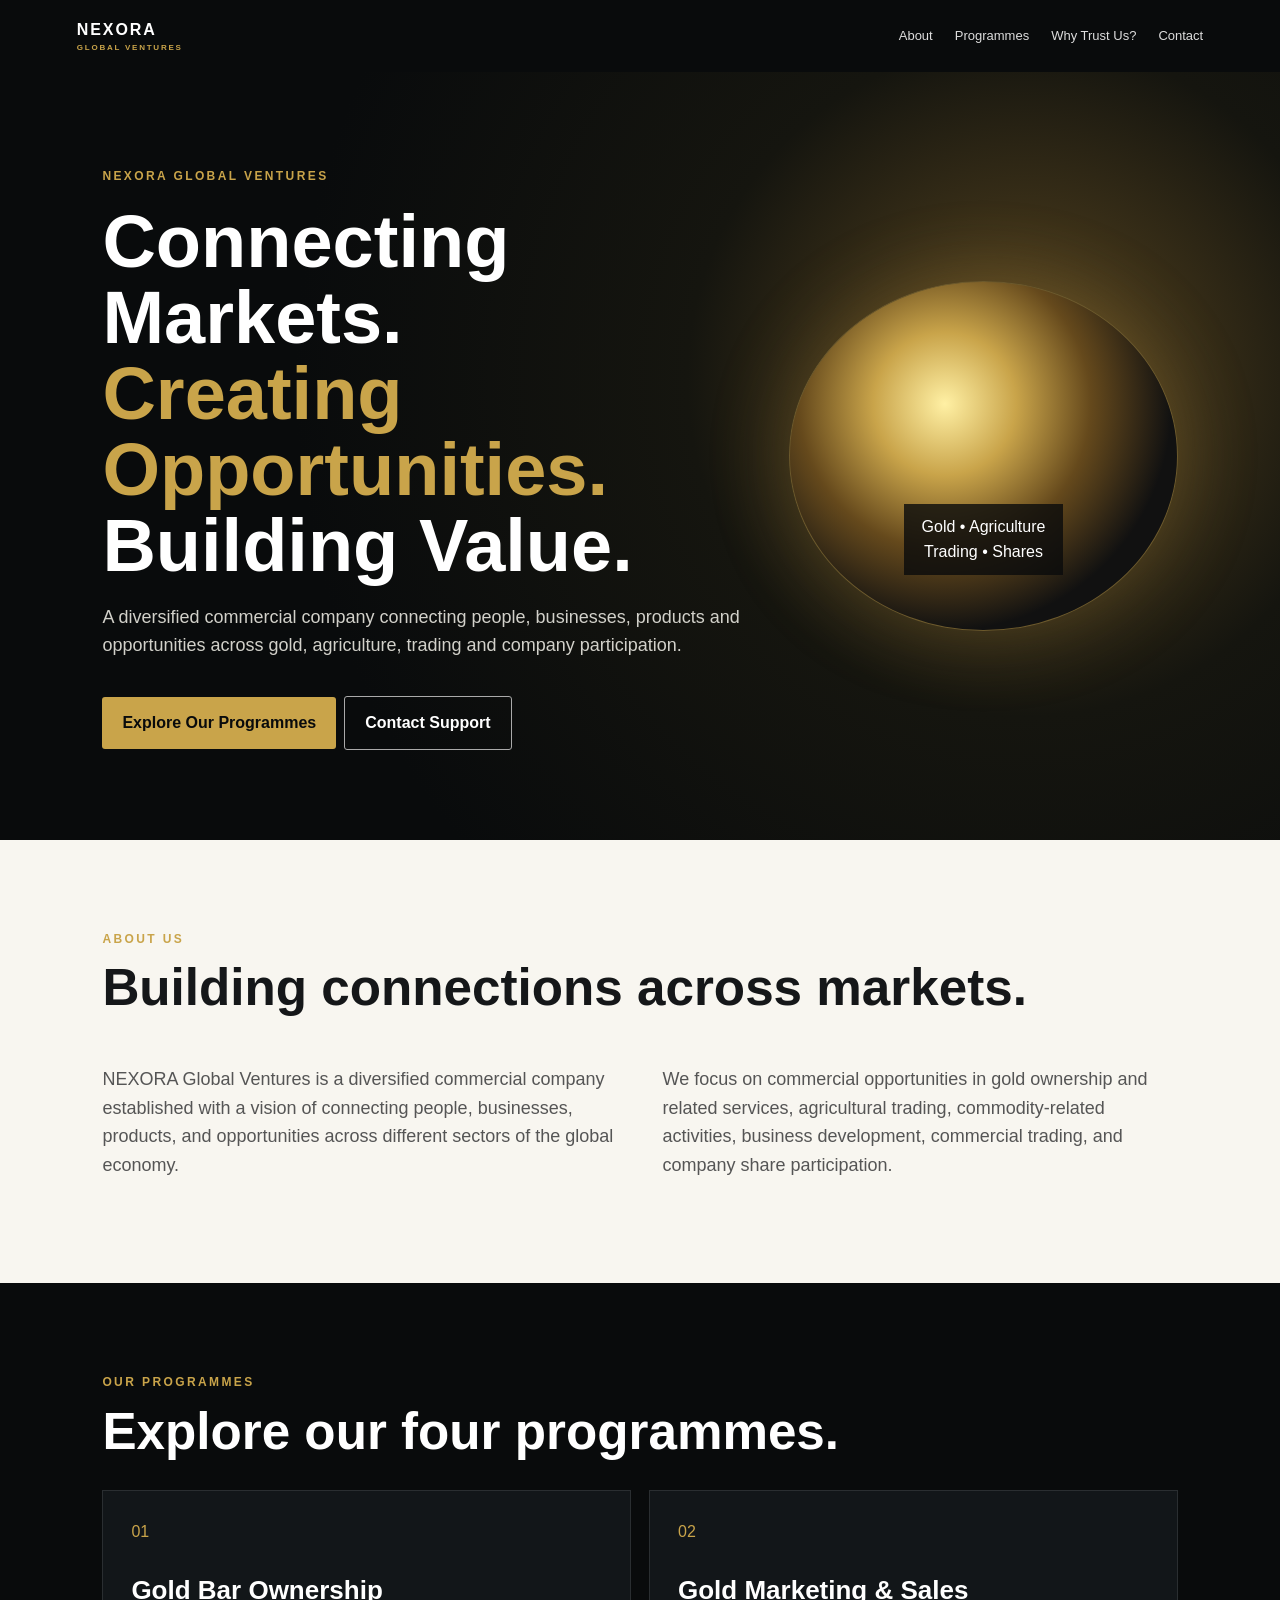
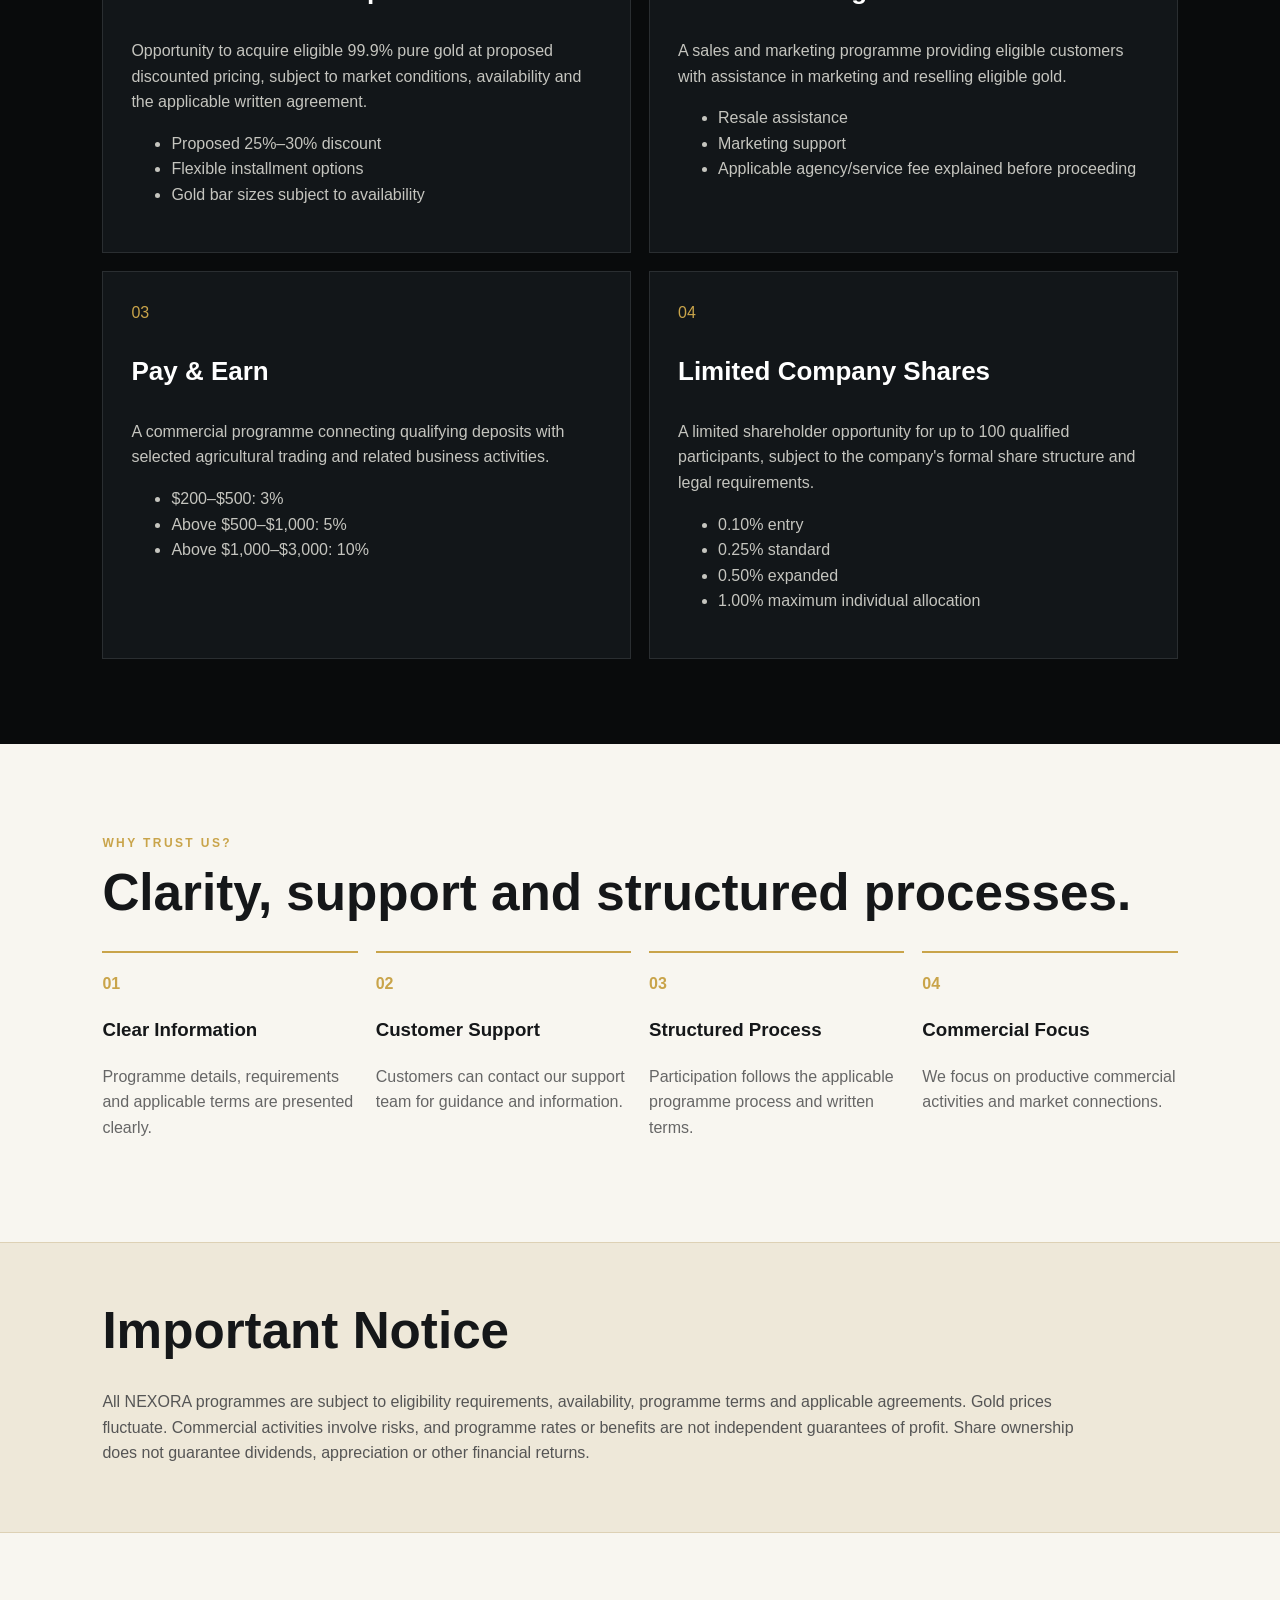
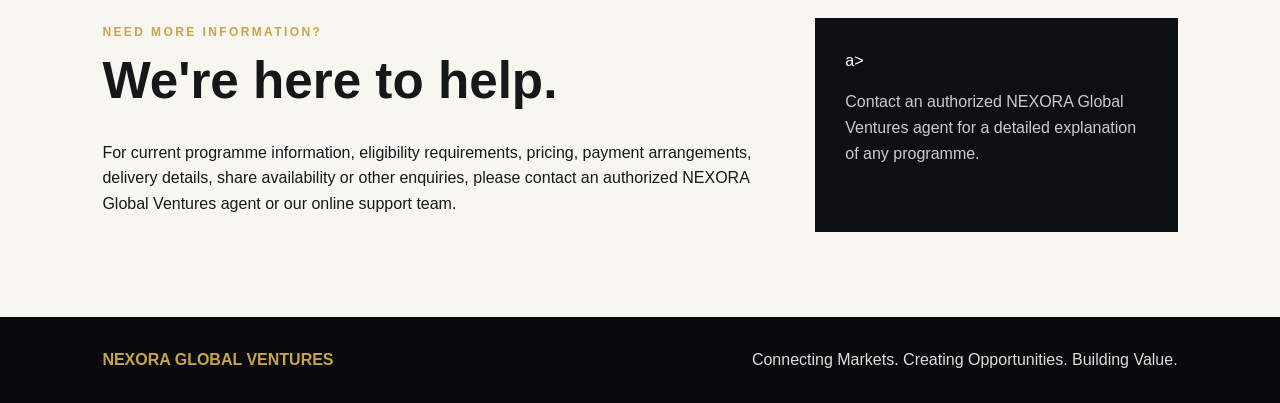
<file: index.html>
<!doctype html><html><head><meta charset="utf-8"><meta name="viewport" content="width=device-width,initial-scale=1"><title>NEXORA Global Ventures</title><link rel="stylesheet" href="styles.css"></head><body>
<header><b>NEXORA <small>GLOBAL VENTURES</small></b><nav><a href="#about">About</a><a href="#programmes">Programmes</a><a href="#trust">Why Trust Us?</a><a href="#contact">Contact</a></nav> </header>
<section class="hero"><div><label>NEXORA GLOBAL VENTURES</label><h1>Connecting Markets.<br><em>Creating Opportunities.</em><br>Building Value.</h1><p>A diversified commercial company connecting people, businesses, products and opportunities across gold, agriculture, trading and company participation.</p><a class="btn" href="#programmes">Explore Our Programmes</a><a class="btn dark" href="#contact">Contact Support</a></div><div class="orb"><span>Gold • Agriculture<br>Trading • Shares</span></div></section>
<section id="about"><label>ABOUT US</label><h2>Building connections across markets.</h2><div class="cols"><p>NEXORA Global Ventures is a diversified commercial company established with a vision of connecting people, businesses, products, and opportunities across different sectors of the global economy.</p><p>We focus on commercial opportunities in gold ownership and related services, agricultural trading, commodity-related activities, business development, commercial trading, and company share participation.</p></div></section>
<section id="programmes" class="darksec"><label>OUR PROGRAMMES</label><h2>Explore our four programmes.</h2><div class="cards">
<article><i>01</i><h3>Gold Bar Ownership</h3><p>Opportunity to acquire eligible 99.9% pure gold at proposed discounted pricing, subject to market conditions, availability and the applicable written agreement.</p><ul><li>Proposed 25%–30% discount</li><li>Flexible installment options</li><li>Gold bar sizes subject to availability</li></ul></article>
<article><i>02</i><h3>Gold Marketing &amp; Sales</h3><p>A sales and marketing programme providing eligible customers with assistance in marketing and reselling eligible gold.</p><ul><li>Resale assistance</li><li>Marketing support</li><li>Applicable agency/service fee explained before proceeding</li></ul></article>
<article><i>03</i><h3>Pay &amp; Earn</h3><p>A commercial programme connecting qualifying deposits with selected agricultural trading and related business activities.</p><ul><li>$200–$500: 3%</li><li>Above $500–$1,000: 5%</li><li>Above $1,000–$3,000: 10%</li></ul></article>
<article><i>04</i><h3>Limited Company Shares</h3><p>A limited shareholder opportunity for up to 100 qualified participants, subject to the company's formal share structure and legal requirements.</p><ul><li>0.10% entry</li><li>0.25% standard</li><li>0.50% expanded</li><li>1.00% maximum individual allocation</li></ul></article>
</div></section>
<section id="trust"><label>WHY TRUST US?</label><h2>Clarity, support and structured processes.</h2><div class="trust"><div><b>01</b><h3>Clear Information</h3><p>Programme details, requirements and applicable terms are presented clearly.</p></div><div><b>02</b><h3>Customer Support</h3><p>Customers can contact our support team for guidance and information.</p></div><div><b>03</b><h3>Structured Process</h3><p>Participation follows the applicable programme process and written terms.</p></div><div><b>04</b><h3>Commercial Focus</h3><p>We focus on productive commercial activities and market connections.</p></div></div></section>
<aside><h2>Important Notice</h2><p>All NEXORA programmes are subject to eligibility requirements, availability, programme terms and applicable agreements. Gold prices fluctuate. Commercial activities involve risks, and programme rates or benefits are not independent guarantees of profit. Share ownership does not guarantee dividends, appreciation or other financial returns.</p></aside>
<section id="contact" class="contact"><div><label>NEED MORE INFORMATION?</label><h2>We're here to help.</h2><p>For current programme information, eligibility requirements, pricing, payment arrangements, delivery details, share availability or other enquiries, please contact an authorized NEXORA Global Ventures agent or our online support team.</p></div><div class="box"> a> <p>Contact an authorized NEXORA Global Ventures agent for a detailed explanation of any programme.</p></div></section>
<footer><b>NEXORA GLOBAL VENTURES</b><span>Connecting Markets. Creating Opportunities. Building Value.</span></footer></body></html>
</file>
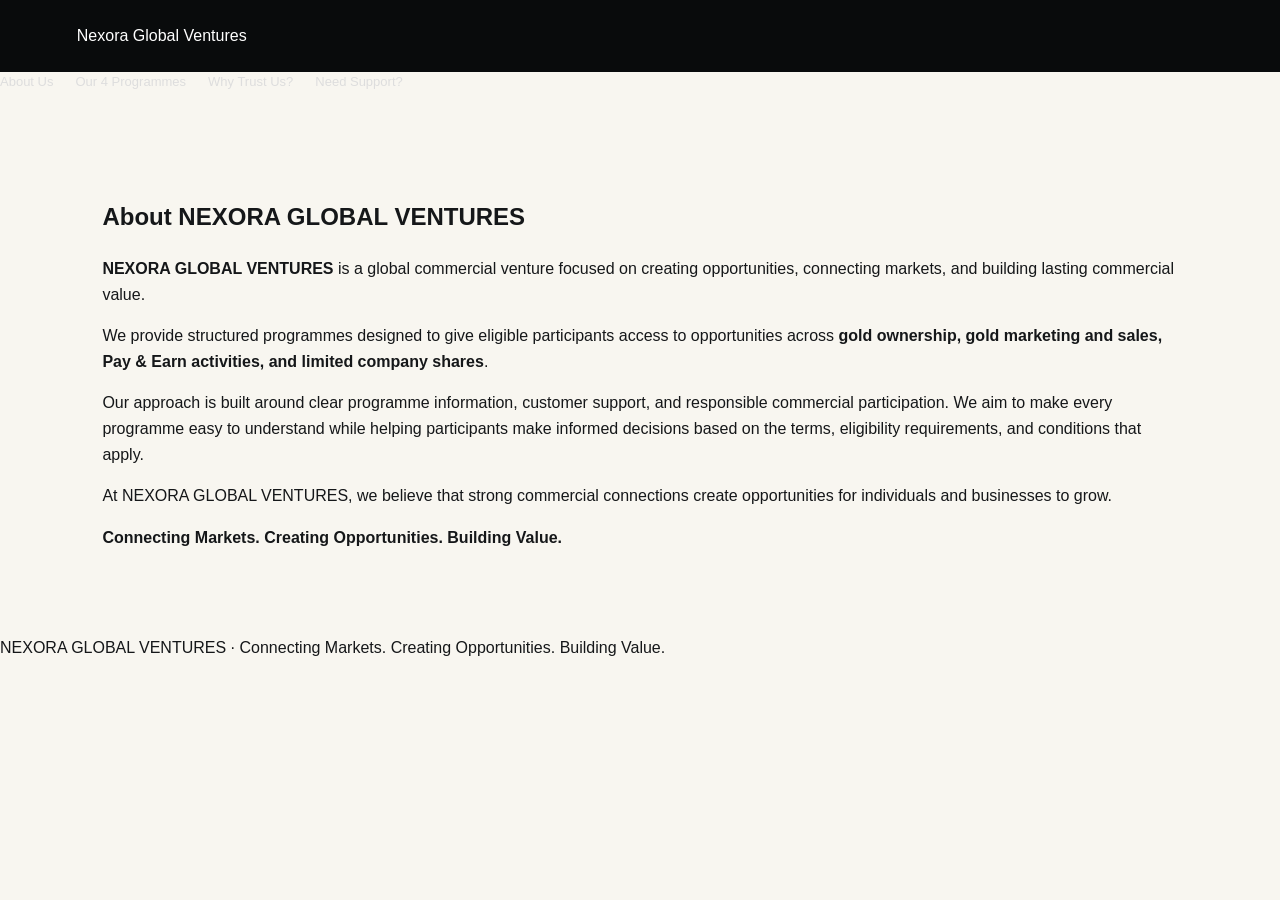
<file: about-us.html>
<!doctype html><html lang="en"><head><meta charset="utf-8"><meta name="viewport" content="width=device-width,initial-scale=1"><title>Nexora Global Ventures — About Us</title><link rel="stylesheet" href="styles.css"></head><body><header><div class="logo">Nexora Global Ventures</div></header><div class="wrap"><nav><a class="active" href="about-us.html">About Us</a><a class="" href="our-programmes.html">Our 4 Programmes</a><a class="" href="why-trust-us.html">Why Trust Us?</a><a class="" href="need-support.html">Need Support?</a></nav><section class="card"><h1>About NEXORA GLOBAL VENTURES</h1><p><strong>NEXORA GLOBAL VENTURES</strong> is a global commercial venture focused on creating opportunities, connecting markets, and building lasting commercial value.</p><p>We provide structured programmes designed to give eligible participants access to opportunities across <strong>gold ownership, gold marketing and sales, Pay &amp; Earn activities, and limited company shares</strong>.</p><p>Our approach is built around clear programme information, customer support, and responsible commercial participation. We aim to make every programme easy to understand while helping participants make informed decisions based on the terms, eligibility requirements, and conditions that apply.</p><p>At NEXORA GLOBAL VENTURES, we believe that strong commercial connections create opportunities for individuals and businesses to grow.</p><div class="notice"><strong>Connecting Markets. Creating Opportunities. Building Value.</strong></div></section><div class="footer">NEXORA GLOBAL VENTURES · Connecting Markets. Creating Opportunities. Building Value.</div></div></body></html>
</file>
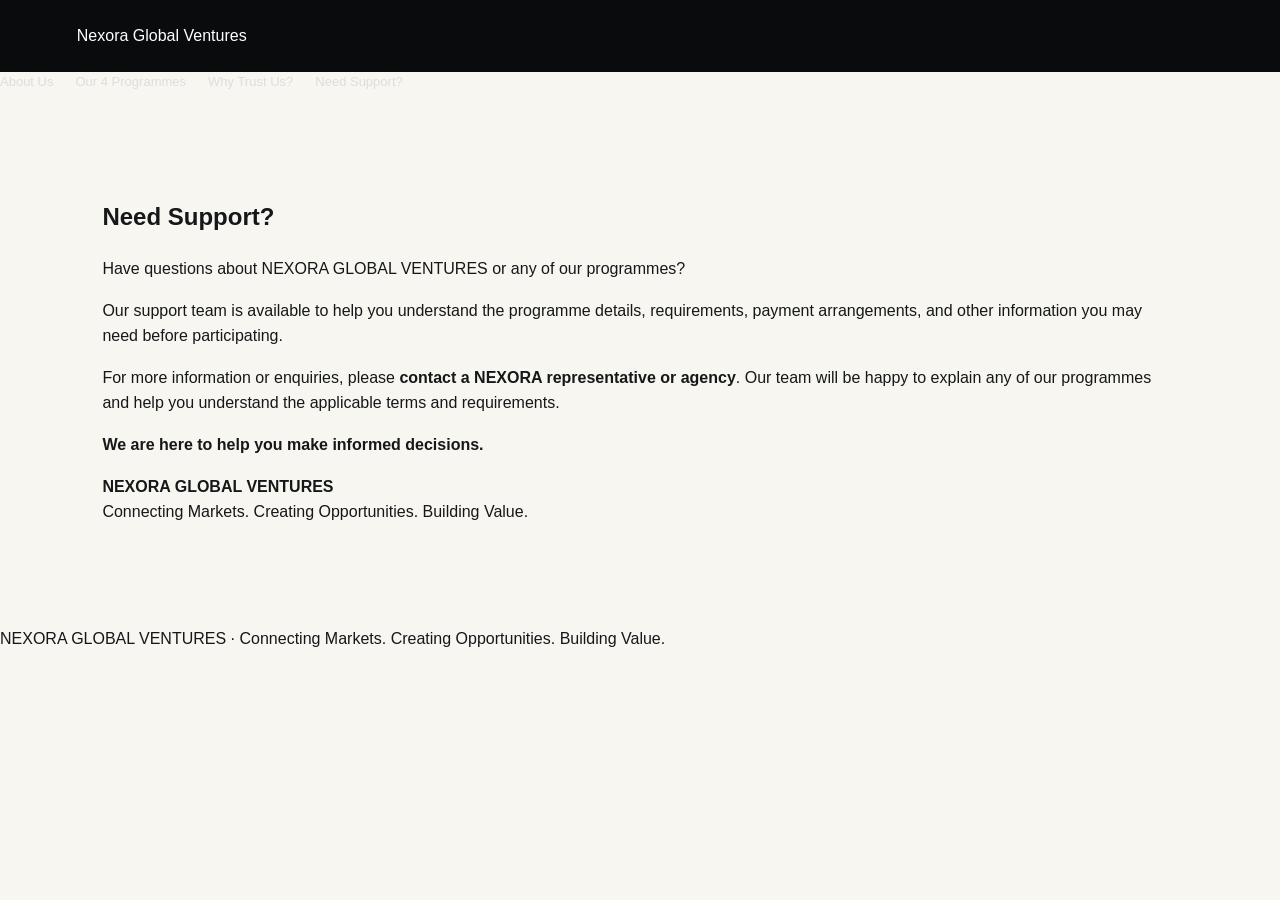
<file: need-support.html>
<!doctype html><html lang="en"><head><meta charset="utf-8"><meta name="viewport" content="width=device-width,initial-scale=1"><title>Nexora Global Ventures — Need Support?</title><link rel="stylesheet" href="styles.css"></head><body><header><div class="logo">Nexora Global Ventures</div></header><div class="wrap"><nav><a class="" href="about-us.html">About Us</a><a class="" href="our-programmes.html">Our 4 Programmes</a><a class="" href="why-trust-us.html">Why Trust Us?</a><a class="active" href="need-support.html">Need Support?</a></nav><section class="card"><h1>Need Support?</h1><p>Have questions about NEXORA GLOBAL VENTURES or any of our programmes?</p><p>Our support team is available to help you understand the programme details, requirements, payment arrangements, and other information you may need before participating.</p><p>For more information or enquiries, please <strong>contact a NEXORA representative or agency</strong>. Our team will be happy to explain any of our programmes and help you understand the applicable terms and requirements.</p><div class="notice"><strong>We are here to help you make informed decisions.</strong></div><p><strong>NEXORA GLOBAL VENTURES</strong><br>Connecting Markets. Creating Opportunities. Building Value.</p></section><div class="footer">NEXORA GLOBAL VENTURES · Connecting Markets. Creating Opportunities. Building Value.</div></div></body></html>
</file>
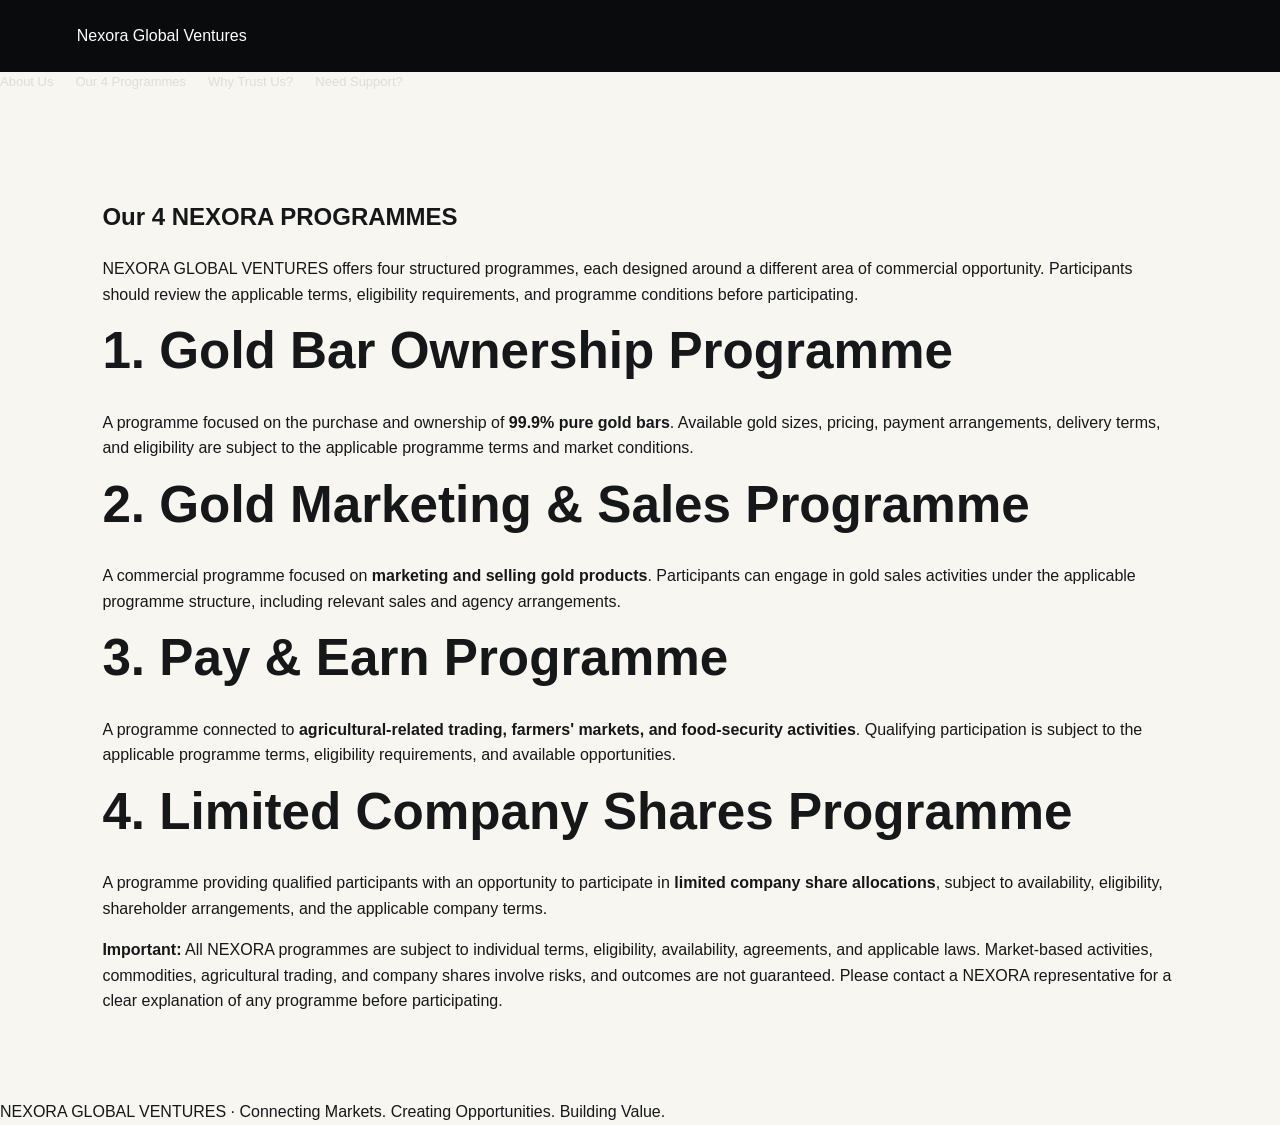
<file: our-programmes.html>
<!doctype html><html lang="en"><head><meta charset="utf-8"><meta name="viewport" content="width=device-width,initial-scale=1"><title>Nexora Global Ventures — Our 4 NEXORA Programmes</title><link rel="stylesheet" href="styles.css"></head><body><header><div class="logo">Nexora Global Ventures</div></header><div class="wrap"><nav><a class="" href="about-us.html">About Us</a><a class="active" href="our-programmes.html">Our 4 Programmes</a><a class="" href="why-trust-us.html">Why Trust Us?</a><a class="" href="need-support.html">Need Support?</a></nav><section class="card"><h1>Our 4 NEXORA PROGRAMMES</h1><p>NEXORA GLOBAL VENTURES offers four structured programmes, each designed around a different area of commercial opportunity. Participants should review the applicable terms, eligibility requirements, and programme conditions before participating.</p><h2>1. Gold Bar Ownership Programme</h2><p>A programme focused on the purchase and ownership of <strong>99.9% pure gold bars</strong>. Available gold sizes, pricing, payment arrangements, delivery terms, and eligibility are subject to the applicable programme terms and market conditions.</p><h2>2. Gold Marketing &amp; Sales Programme</h2><p>A commercial programme focused on <strong>marketing and selling gold products</strong>. Participants can engage in gold sales activities under the applicable programme structure, including relevant sales and agency arrangements.</p><h2>3. Pay &amp; Earn Programme</h2><p>A programme connected to <strong>agricultural-related trading, farmers' markets, and food-security activities</strong>. Qualifying participation is subject to the applicable programme terms, eligibility requirements, and available opportunities.</p><h2>4. Limited Company Shares Programme</h2><p>A programme providing qualified participants with an opportunity to participate in <strong>limited company share allocations</strong>, subject to availability, eligibility, shareholder arrangements, and the applicable company terms.</p><div class="notice"><strong>Important:</strong> All NEXORA programmes are subject to individual terms, eligibility, availability, agreements, and applicable laws. Market-based activities, commodities, agricultural trading, and company shares involve risks, and outcomes are not guaranteed. Please contact a NEXORA representative for a clear explanation of any programme before participating.</div></section><div class="footer">NEXORA GLOBAL VENTURES · Connecting Markets. Creating Opportunities. Building Value.</div></div></body></html>
</file>
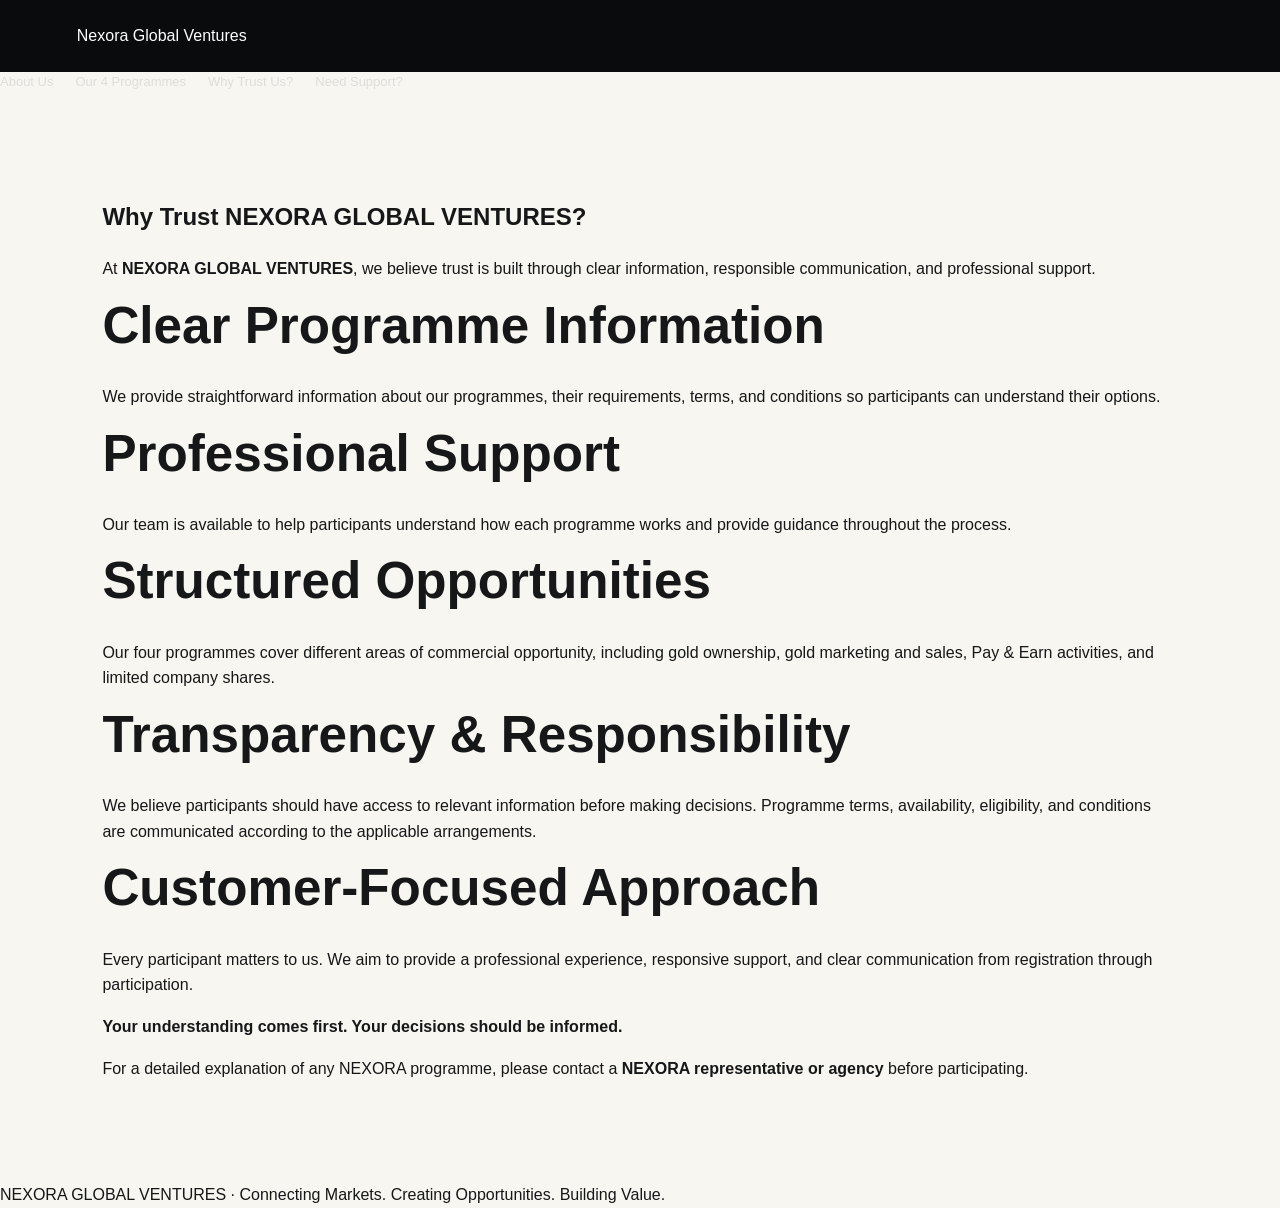
<file: why-trust-us.html>
<!doctype html><html lang="en"><head><meta charset="utf-8"><meta name="viewport" content="width=device-width,initial-scale=1"><title>Nexora Global Ventures — Why Trust Us?</title><link rel="stylesheet" href="styles.css"></head><body><header><div class="logo">Nexora Global Ventures</div></header><div class="wrap"><nav><a class="" href="about-us.html">About Us</a><a class="" href="our-programmes.html">Our 4 Programmes</a><a class="active" href="why-trust-us.html">Why Trust Us?</a><a class="" href="need-support.html">Need Support?</a></nav><section class="card"><h1>Why Trust NEXORA GLOBAL VENTURES?</h1><p>At <strong>NEXORA GLOBAL VENTURES</strong>, we believe trust is built through clear information, responsible communication, and professional support.</p><h2>Clear Programme Information</h2><p>We provide straightforward information about our programmes, their requirements, terms, and conditions so participants can understand their options.</p><h2>Professional Support</h2><p>Our team is available to help participants understand how each programme works and provide guidance throughout the process.</p><h2>Structured Opportunities</h2><p>Our four programmes cover different areas of commercial opportunity, including gold ownership, gold marketing and sales, Pay &amp; Earn activities, and limited company shares.</p><h2>Transparency &amp; Responsibility</h2><p>We believe participants should have access to relevant information before making decisions. Programme terms, availability, eligibility, and conditions are communicated according to the applicable arrangements.</p><h2>Customer-Focused Approach</h2><p>Every participant matters to us. We aim to provide a professional experience, responsive support, and clear communication from registration through participation.</p><div class="notice"><strong>Your understanding comes first. Your decisions should be informed.</strong></div><p>For a detailed explanation of any NEXORA programme, please contact a <strong>NEXORA representative or agency</strong> before participating.</p></section><div class="footer">NEXORA GLOBAL VENTURES · Connecting Markets. Creating Opportunities. Building Value.</div></div></body></html>
</file>
<file: styles.css>
:root{--black:#090b0c;--gold:#c9a44a;--cream:#f5f2e9;--muted:#666}*{box-sizing:border-box}html{scroll-behavior:smooth}body{margin:0;font:16px/1.6 Arial,sans-serif;color:#151719;background:#f8f6f0}header{height:72px;background:#090b0c;color:#fff;display:flex;align-items:center;justify-content:space-between;padding:0 6%;position:sticky;top:0;z-index:5}header b{letter-spacing:.12em;color:#fff}header small{display:block;font-size:8px;color:var(--gold);letter-spacing:.22em}nav{display:flex;gap:22px}nav a{color:#ddd;text-decoration:none;font-size:13px}.login{color:var(--gold);border:1px solid var(--gold);padding:9px 13px;text-decoration:none;font-size:12px}.hero{min-height:640px;background:radial-gradient(circle at 80% 40%,#5b4720,#15150f 30%,#090b0c 65%);color:#fff;padding:90px 8%;display:grid;grid-template-columns:1.25fr .75fr;gap:40px;align-items:center}.hero label,section label{color:var(--gold);font-size:12px;font-weight:bold;letter-spacing:.2em}.hero h1{font-size:clamp(42px,6vw,74px);line-height:1.03;margin:16px 0}.hero em{color:var(--gold);font-style:normal}.hero p{max-width:650px;color:#d2d1ca;font-size:18px}.btn{display:inline-block;background:var(--gold);color:#090b0c;text-decoration:none;font-weight:bold;padding:13px 20px;margin:18px 8px 0 0;border-radius:3px}.btn.dark{background:transparent;color:#fff;border:1px solid #aaa}.orb{height:350px;border:1px solid #6c592c;background:radial-gradient(circle at 40% 35%,#fff0a4,#c9a44a 22%,#65491c 45%,#111 70%);border-radius:50%;display:grid;place-items:end center;padding-bottom:55px;box-shadow:0 0 80px #b38d3b55}.orb span{background:#090b0ccc;padding:10px 18px;text-align:center}section{padding:85px 8%;max-width:1400px;margin:auto}h2{font-size:clamp(32px,4vw,52px);line-height:1.1;margin:10px 0 30px}.cols{display:grid;grid-template-columns:1fr 1fr;gap:45px;font-size:18px;color:#555}.darksec{max-width:none;background:var(--black);color:#fff}.darksec>*{max-width:1200px}.cards{display:grid;grid-template-columns:1fr 1fr;gap:18px}.cards article{background:#121619;border:1px solid #2a2e31;padding:28px}.cards i,.trust b{color:var(--gold);font-style:normal}.cards h3{font-size:26px}.cards p,.cards li{color:#c5c5bf}.trust{display:grid;grid-template-columns:repeat(4,1fr);gap:18px}.trust div{border-top:2px solid var(--gold);padding-top:18px}.trust p{color:var(--muted)}aside{padding:50px 8%;background:#eee8d9;border-block:1px solid #ddd1b5}aside p{max-width:1000px;color:#555}.contact{display:grid;grid-template-columns:1.3fr .7fr;gap:40px}.box{background:#0d1012;color:#fff;padding:30px}.box p{color:#ccc}footer{background:#080a0b;color:#ddd;padding:30px 8%;display:flex;justify-content:space-between;flex-wrap:wrap;gap:15px}footer b{color:var(--gold)}@media(max-width:800px){nav{display:none}.hero,.cols,.cards,.contact{grid-template-columns:1fr}.hero{padding:65px 6%}.orb{height:260px}.trust{grid-template-columns:1fr 1fr}section{padding:65px 6%}}@media(max-width:480px){.trust{grid-template-columns:1fr}.hero h1{font-size:40px}}
</file>
